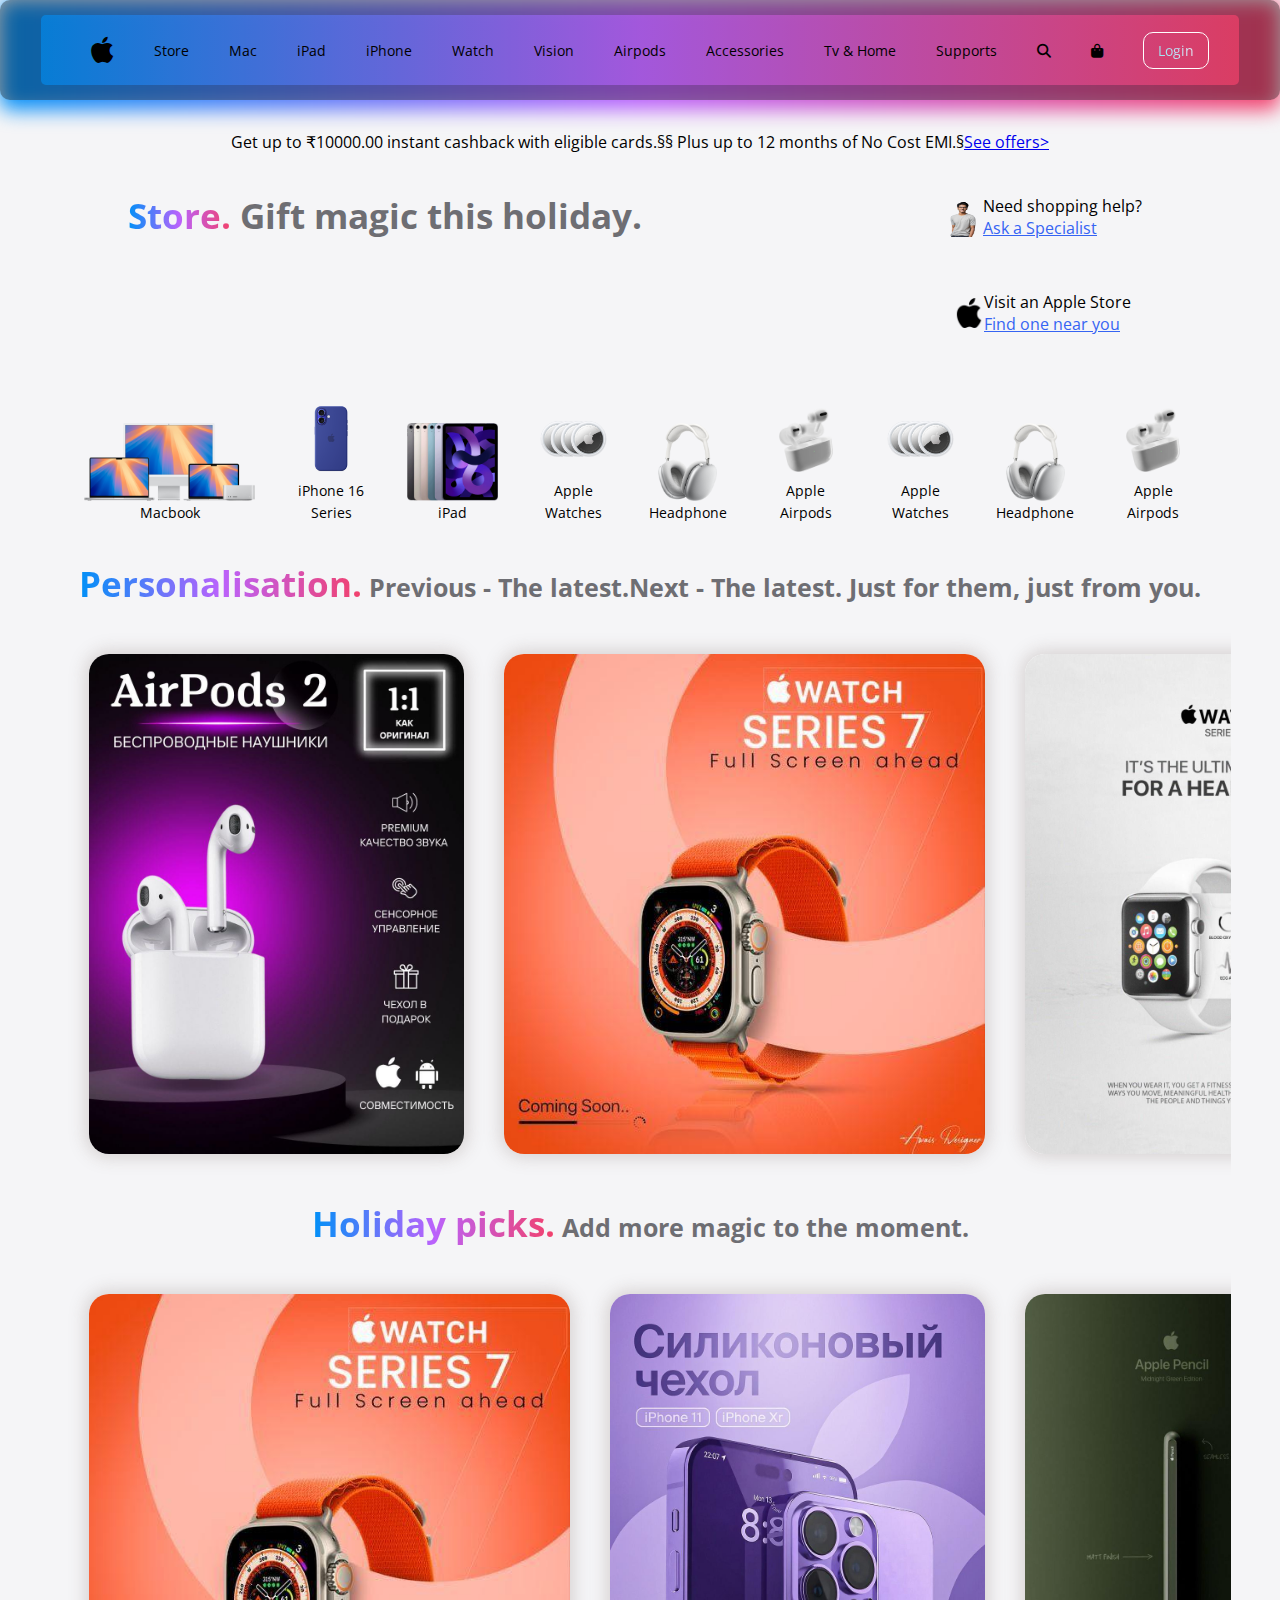
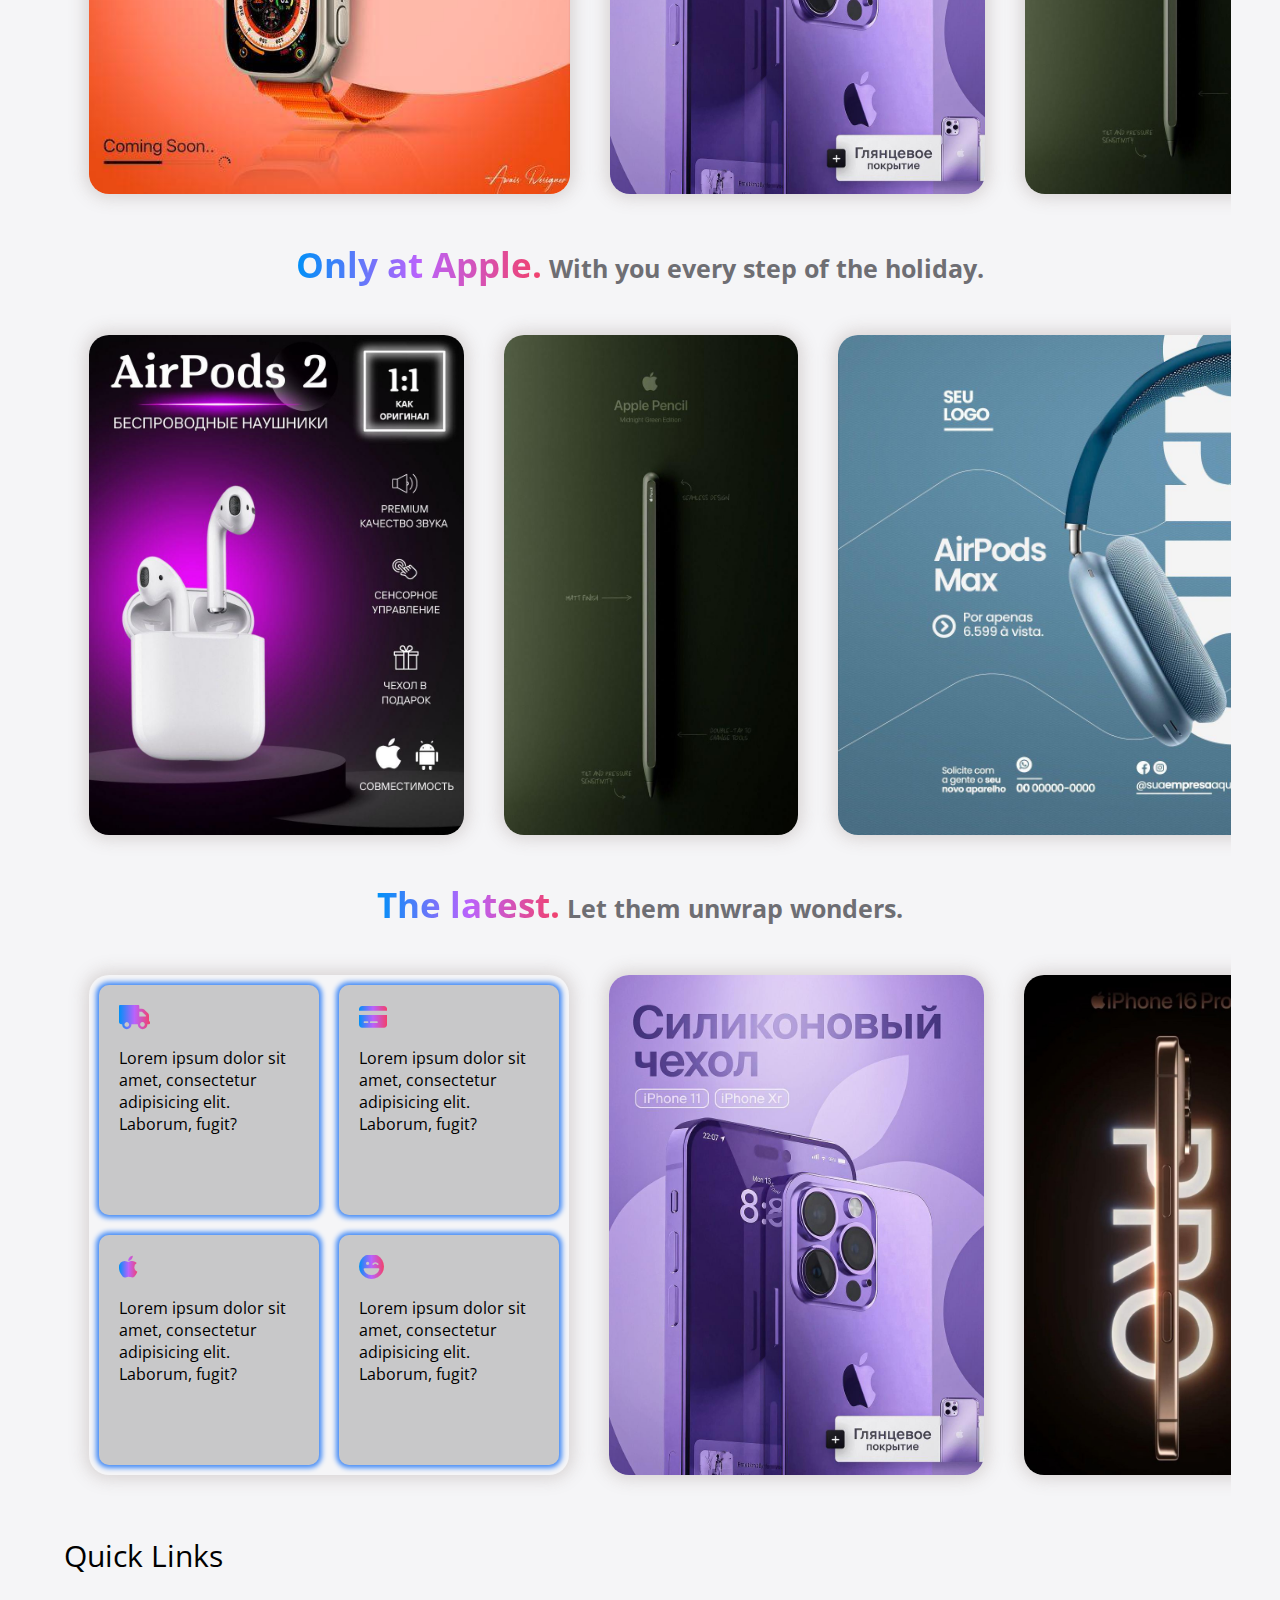
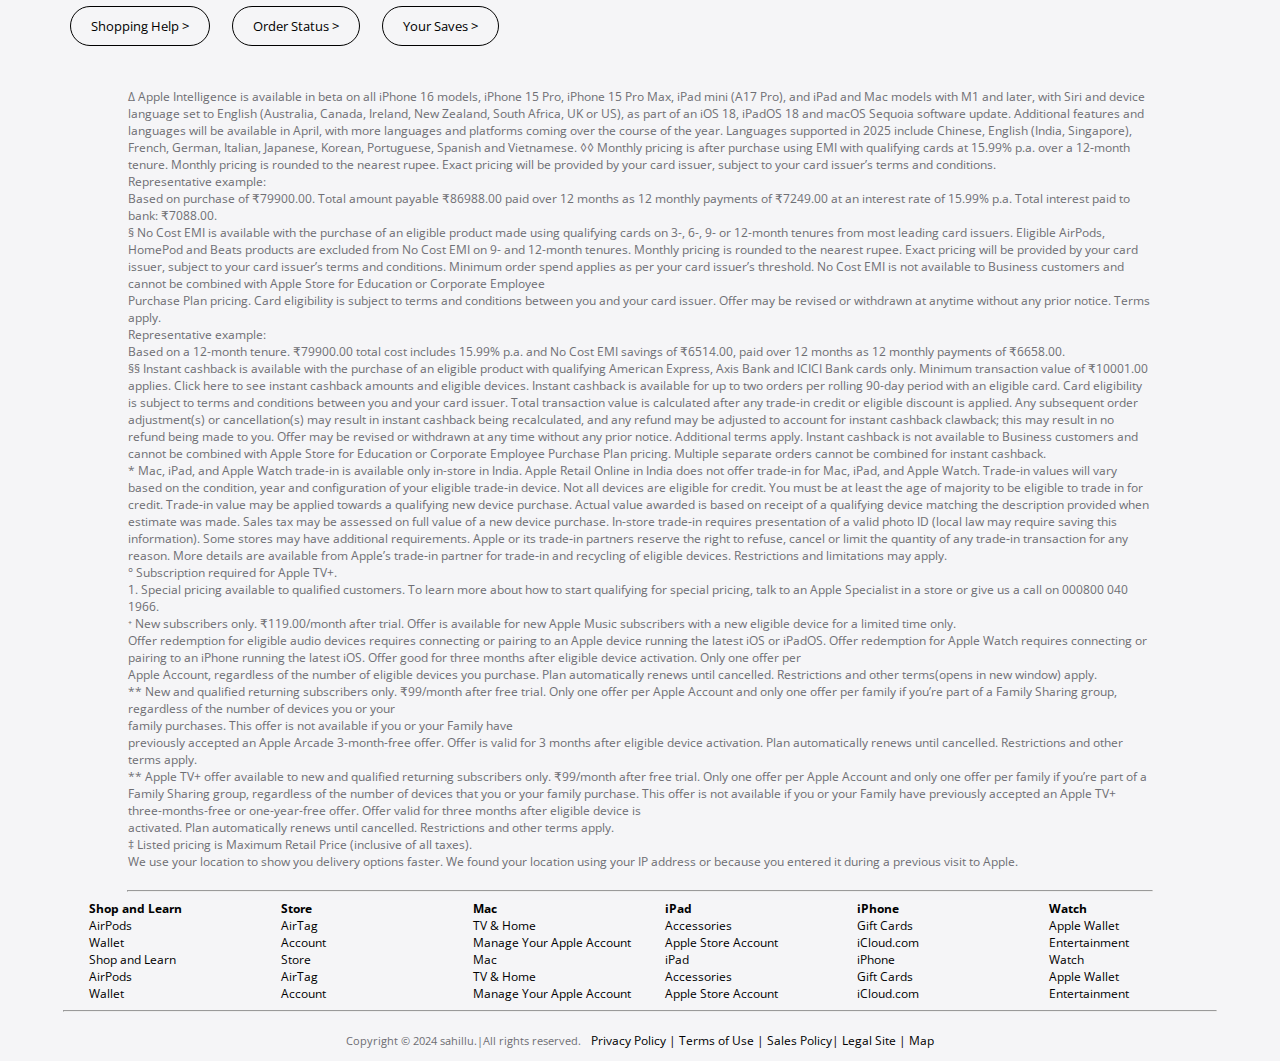
<file: index.html>
<!DOCTYPE html>
<html lang="en">

<head>
  <meta charset="UTF-8">
  <meta name="viewport" content="width=device-width, initial-scale=1.0">


  <!-- css linkup -->
  <link rel="stylesheet" href="styles/style1.css">
  <link rel="stylesheet" href="styles/responsive.css">

  <!-- font awesome cdn link -->
  <link rel="stylesheet" href="https://cdnjs.cloudflare.com/ajax/libs/font-awesome/6.7.2/css/all.min.css"
    integrity="sha512-Evv84Mr4kqVGRNSgIGL/F/aIDqQb7xQ2vcrdIwxfjThSH8CSR7PBEakCr51Ck+w+/U6swU2Im1vVX0SVk9ABhg=="
    crossorigin="anonymous" referrerpolicy="no-referrer" />

  <!-- favicon linkup -->
  <link rel="icon" href="images/apple_lugo.png" type="image/x-icon">

  <title class="title1">Apple Store created by sahil</title>
</head>

<body>
  <!-- header start from here -->
  <header class="hide">

    <nav class="nav ">
      <ul class="nav_ul">
        <li class="nav_item hide_for_response"><a href="home.html"><i class="fa-brands fa-apple"></i></a></li>
        <li class="nav_item  overlap_ul_2_li"><a href="">Store

            <ul class="overlap_ul_2">
              <li class=""><a href="images2/macbook.jpeg">Mac</a></li>
              <li class=""><a href="images/ipad.webp">iPad</a></li>
              <li class=""><a href="images/16promax.png">iPhone</a></li>
              <li class=""><a href="images2/redwatch.jpeg">Watch</a></li>
              <li class=""><a href="images2/">Vision</a></li>
              <li class=""><a href="images2/purple_airpods.jpeg">Airpods</a></li>
              <li class=""><a href="images/macbook.png">Tv & Home</a></li>
            </ul>

          </a></li>
        <li class="nav_item hide_for_response"><a href="">Mac</a></li>
        <li class="nav_item hide_for_response"><a href="">iPad</a></li>
        <li class="nav_item hide_for_response"><a href="">iPhone</a></li>
        <li class="nav_item hide_for_response"><a href="">Watch</a></li>
        <li class="nav_item hide_for_response"><a href="">Vision</a></li>
        <li class="nav_item hide_for_response"><a href="">Airpods</a></li>
        <li class="nav_item  overlap_ul_1_li"><a href="">Accessories


            <ul class="overlap_ul_1">
              <li class=""><a href="images2/macbook.jpeg">Mac</a></li>
              <li class=""><a href="images/ipad.webp">iPad</a></li>
              <li class=""><a href="images/16promax.png">iPhone</a></li>
              <li class=""><a href="images2/redwatch.jpeg">Watch</a></li>
              <li class=""><a href="images2/">Vision</a></li>
              <li class=""><a href="images2/purple_airpods.jpeg">Airpods</a></li>
              <li class=""><a href="images/macbook.png">Tv & Home</a></li>
            </ul>


          </a></li>
        <li class="nav_item hide_for_response hide_for_response"><a href="">Tv & Home</a></li>
        <li class="nav_item hide_for_response hide_for_response"><a href="">Supports</a></li>
        <li class="nav_item "><a href=""><i class="fa-solid fa-magnifying-glass"></i></a></li>
        <li class="nav_item"><a href=""><i class="fa-solid fa-bag-shopping"></i></a></li>
        <li class="nav_item login_li"><a href="login_apple.html" class="login">Login</a></li>

      </ul>
    </nav>

    <div class="get_up">
      <p>Get up to ₹10000.00 instant cashback with eligible cards.§§ Plus up to 12 months of No Cost EMI.§<a
          href="#">See offers> </a></p>
    </div>


    <div class="header_big_title_div  ">
      <h1> <span class="title_colorful_text">Store.</span> Gift magic this holiday.</h1>
      <aside>
        <div class="p_tag">
          <img src="images/supawork-image-20241014T094932963Z.png" alt="" width="40px" height="40px">
          <p>
            Need shopping help?<br>
            <a href="">Ask a Specialist</a>
          </p>
        </div>

        <div class="p_tag"><img src="images/apple_lugo.png" alt="" width="30px" height="30px">
          <p>
            Visit an Apple Store
            <br> <a href=""> Find one near you</a>
          </p>

        </div>
      </aside>
    </div>



    <div class="img_long_box ">
      <div class="img_body_box"><img src="images/macbook.png" alt="" class="small_img"><a
          href="images/macbook.png">Macbook</a>
      </div>
      <div class="img_body_box"><img src="images/ihphon16.png" alt="" class="small_img"><a
          href="images/ihphon16.png">iPhone 16 Series</a>
      </div>
      <div class="img_body_box"><img src="images/ipad.webp" alt="" class="small_img"><a href="images/ipad.webp">iPad</a>
      </div>
      <div class="img_body_box"><img src="images/airtag iphone.png" alt="" class="small_img"><a
          href="images/airtag iphone.png">Apple Watches</a>
      </div>
      <div class="img_body_box"><img src="images/headphone1.png" alt="" class="small_img"><a
          href="images/headphone1.png">Headphone</a>
      </div>
      <div class="img_body_box"><img src="images/white airpods1.png" alt="" class="small_img"><a
          href="images/white airpods1.png">Apple Airpods</a>
      </div>
      <div class="img_body_box"><img src="images/airtag iphone.png" alt="" class="small_img"><a
          href="images/airtag iphone.png">Apple Watches</a>
      </div>
      <div class="img_body_box"><img src="images/headphone1.png" alt="" class="small_img"><a
          href="images/headphone1.png">Headphone</a>
      </div>
      <div class="img_body_box"><img src="images/white airpods1.png" alt="" class="small_img"><a
          href="images/white airpods1.png">Apple Airpods</a>
      </div>
      <div class="img_body_box"><img src="images/ipad.webp" alt="" class="small_img"><a href="images/ipad.webp">iPad</a>
      </div>
      <div class="img_body_box"><img src="images/macbook.png" alt="" class="small_img"><a
          href="images/macbook.png">Macbook</a>
      </div>
      <div class="img_body_box"><img src="images/ihphon16.png" alt="" class="small_img"><a
          href="images/ihphon16.png">iPhone 16 Series</a>
      </div>
      <div class="img_body_box"><img src="images/airtag iphone.png" alt="" class="small_img"><a
          href="images/airtag iphone.png">Apple Watches</a>
      </div>
      <div class="img_body_box"><img src="images/headphone1.png" alt="" class="small_img"><a
          href="images/headphone1.png">Headphone</a>
      </div>
      <div class="img_body_box"><img src="images/white airpods1.png" alt="" class="small_img"><a
          href="images/white airpods1.png">Apple Airpods</a>
      </div>
      <div class="img_body_box"><img src="images/ipad.webp" alt="" class="small_img"><a href="images/ipad.webp">iPad</a>
      </div>
      <div class="img_body_box"><img src="images/macbook.png" alt="" class="small_img"><a
          href="images/macbook.png">Macbook</a>
      </div>
      <div class="img_body_box"><img src="images/ihphon16.png" alt="" class="small_img"><a
          href="images/ihphon16.png">iPhone 16 Series</a>
      </div>

    </div>

  </header>
  <!-- header end from here -->




  <!-- main body start from here -->
  <main class="hide">

    <section class="big_img_sec1">
      <h1> <span class="title_colorful_text">Personalisation.</span>
        Previous - The latest.Next - The latest.
        Just for them, just from you.</h1>
      <div class="big_img_parent_div">
        <div class="big_img_box"><img src="images2/purple_airpods.jpeg" alt=""></div>
        <div class="big_img_box"><img src="images2/redwatch.jpeg" alt=""></div>
        <div class="big_img_box"><img src="images2/watchwhie2.jpeg" alt=""></div>
        <div class="big_img_box"><img src="images2/promax.jpeg" alt=""></div>
        <div class="big_img_box"><img src="images2/macbook.jpeg" alt=""></div>
        <div class="big_img_box"><img src="images2/pencil.jpeg" alt=""></div>
        <div class="big_img_box "><img src="images2/headerphon2.jpeg" alt=""></div>
        <div class="big_img_box"><img src="images2/purple.jpeg" alt=""></div>
        <div class="big_img_box"><img src="images2/14.jpeg" alt=""></div>
        <div class="big_img_box"><img src="images2/pro.jpeg" alt=""></div>
        <div class="big_img_box"><img src="images2/pencil2.jpeg" alt=""></div>
        <div class="big_img_box"><img src="images2/pro.jpeg" alt=""></div>
        <div class="big_img_box"><img src="images2/promax.jpeg" alt=""></div>
        <div class="big_img_box"><img src="images2/purple_airpods.jpeg" alt=""></div>
        <div class="big_img_box"><img src="images2/redwatch.jpeg" alt=""></div>
        <div class="big_img_box"><img src="images2/14.jpeg" alt=""></div>
        <div class="big_img_box"><img src="images2/pencil.jpeg" alt=""></div>
        <div class="big_img_box"><img src="images2/14.jpeg " alt=""></div>
        <div class="big_img_box"><img src="images2/watchwhie2.jpeg" alt=""></div>
        <div class="big_img_box"><img src="images2/14.jpeg " alt=""></div>
        <div class="big_img_box"><img src="images2/purple.jpeg" alt=""></div>
        <div class="big_img_box"><img src="images2/headerphon2.jpeg" alt=""></div>
        <div class="big_img_box"><img src="images2/pro.jpeg" alt=""></div>
        <div class="big_img_box"><img src="images2/macbook.jpeg" alt=""></div>


        <!-- <img class="test" src="images2/pencil2.jpeg" alt="">
<img class="test" src="images2/pencil2.jpeg" alt="">
<img class="test" src="images2/pencil2.jpeg" alt=""> -->

      </div>

    </section>


    <section class="big_img_sec1">
      <h1> <span class="title_colorful_text">Holiday picks.</span> Add more magic to the moment.</h1>
      <div class="big_img_parent_div">
        <div class="big_img_box"><img src="images2/redwatch.jpeg" alt=""></div>
        <div class="big_img_box"><img src="images2/14.jpeg" alt=""></div>
        <div class="big_img_box"><img src="images2/pencil.jpeg" alt=""></div>
        <div class="big_img_box"><img src="images2/14.jpeg " alt=""></div>
        <div class="big_img_box"><img src="images2/watchwhie2.jpeg" alt=""></div>
        <div class="big_img_box"><img src="images2/14.jpeg " alt=""></div>
        <div class="big_img_box"><img src="images2/purple_airpods.jpeg" alt=""></div>
        <div class="big_img_box"><img src="images2/redwatch.jpeg" alt=""></div>
        <div class="big_img_box"><img src="images2/watchwhie2.jpeg" alt=""></div>
        <div class="big_img_box"><img src="images2/promax.jpeg" alt=""></div>
        <div class="big_img_box"><img src="images2/macbook.jpeg" alt=""></div>
        <div class="big_img_box"><img src="images2/pencil.jpeg" alt=""></div>
        <div class="big_img_box "><img src="images2/headerphon2.jpeg" alt=""></div>
        <div class="big_img_box"><img src="images2/purple.jpeg" alt=""></div>
        <div class="big_img_box"><img src="images2/14.jpeg" alt=""></div>
        <div class="big_img_box"><img src="images2/pro.jpeg" alt=""></div>
        <div class="big_img_box"><img src="images2/pencil2.jpeg" alt=""></div>
        <div class="big_img_box"><img src="images2/pro.jpeg" alt=""></div>
        <div class="big_img_box"><img src="images2/promax.jpeg" alt=""></div>
        <div class="big_img_box"><img src="images2/purple_airpods.jpeg" alt=""></div>
        <div class="big_img_box"><img src="images2/purple.jpeg" alt=""></div>
        <div class="big_img_box"><img src="images2/headerphon2.jpeg" alt=""></div>
        <div class="big_img_box"><img src="images2/pro.jpeg" alt=""></div>
        <div class="big_img_box"><img src="images2/macbook.jpeg" alt=""></div>


        <!-- <img class="test" src="images2/pencil2.jpeg" alt="">
<img class="test" src="images2/pencil2.jpeg" alt="">
<img class="test" src="images2/pencil2.jpeg" alt=""> -->

      </div>

    </section>


    <section class="big_img_sec1">
      <h1> <span class="title_colorful_text">Only at Apple.</span> With you every step of the holiday.</h1>
      <div class="big_img_parent_div">
        <div class="big_img_box"><img src="images2/purple_airpods.jpeg" alt=""></div>
        <div class="big_img_box"><img src="images2/pencil.jpeg" alt=""></div>
        <div class="big_img_box "><img src="images2/headerphon2.jpeg" alt=""></div>
        <div class="big_img_box"><img src="images2/purple.jpeg" alt=""></div>
        <div class="big_img_box"><img src="images2/14.jpeg" alt=""></div>
        <div class="big_img_box"><img src="images2/pro.jpeg" alt=""></div>
        <div class="big_img_box"><img src="images2/pencil2.jpeg" alt=""></div>
        <div class="big_img_box"><img src="images2/pro.jpeg" alt=""></div>
        <div class="big_img_box"><img src="images2/redwatch.jpeg" alt=""></div>
        <div class="big_img_box"><img src="images2/watchwhie2.jpeg" alt=""></div>
        <div class="big_img_box"><img src="images2/promax.jpeg" alt=""></div>
        <div class="big_img_box"><img src="images2/macbook.jpeg" alt=""></div>
        <div class="big_img_box"><img src="images2/promax.jpeg" alt=""></div>
        <div class="big_img_box"><img src="images2/purple_airpods.jpeg" alt=""></div>
        <div class="big_img_box"><img src="images2/redwatch.jpeg" alt=""></div>
        <div class="big_img_box"><img src="images2/14.jpeg" alt=""></div>
        <div class="big_img_box"><img src="images2/pencil.jpeg" alt=""></div>
        <div class="big_img_box"><img src="images2/14.jpeg " alt=""></div>
        <div class="big_img_box"><img src="images2/watchwhie2.jpeg" alt=""></div>
        <div class="big_img_box"><img src="images2/14.jpeg " alt=""></div>
        <div class="big_img_box"><img src="images2/purple.jpeg" alt=""></div>
        <div class="big_img_box"><img src="images2/headerphon2.jpeg" alt=""></div>
        <div class="big_img_box"><img src="images2/pro.jpeg" alt=""></div>
        <div class="big_img_box"><img src="images2/macbook.jpeg" alt=""></div>


        <!-- <img class="test" src="images2/pencil2.jpeg" alt="">
<img class="test" src="images2/pencil2.jpeg" alt="">
<img class="test" src="images2/pencil2.jpeg" alt=""> -->

      </div>

    </section>
    <section class="big_img_sec1">
      <h1> <span class="title_colorful_text">The latest.</span> Let them unwrap wonders.</h1>
      <div class="big_img_parent_div">

        <div class="big_img_box grid_content">
 
          <div class="grid_text_box"> <i class="fa-solid fa-truck title_colorful_text"></i>
            <p>Lorem ipsum dolor sit amet, consectetur adipisicing elit. Laborum, fugit?</p>
          </div>
          <div class="grid_text_box"><i class="fa-solid fa-credit-card title_colorful_text"></i>
            <p>Lorem ipsum dolor sit amet, consectetur adipisicing elit. Laborum, fugit?</p>
          </div>
          <div class="grid_text_box"> <i class="fa-brands fa-apple title_colorful_text"></i>
            <p>Lorem ipsum dolor sit amet, consectetur adipisicing elit. Laborum, fugit?</p>
          </div>
          <div class="grid_text_box"><i class="fa-solid fa-face-laugh-wink title_colorful_text"></i>
            <p>Lorem ipsum dolor sit amet, consectetur adipisicing elit. Laborum, fugit?</p>
          </div>


       </div>
        <div class="big_img_box"><img src="images2/14.jpeg" alt=""></div>
        <div class="big_img_box"><img src="images2/pro.jpeg" alt=""></div>
        <div class="big_img_box"><img src="images2/pencil2.jpeg" alt=""></div>
        <div class="big_img_box"><img src="images2/pro.jpeg" alt=""></div>
        <div class="big_img_box"><img src="images2/redwatch.jpeg" alt=""></div>
        <div class="big_img_box"><img src="images2/watchwhie2.jpeg" alt=""></div>
        <div class="big_img_box"><img src="images2/promax.jpeg" alt=""></div>
        <div class="big_img_box"><img src="images2/macbook.jpeg" alt=""></div>
        <div class="big_img_box"><img src="images2/promax.jpeg" alt=""></div>
        <div class="big_img_box"><img src="images2/purple_airpods.jpeg" alt=""></div>
        <div class="big_img_box"><img src="images2/redwatch.jpeg" alt=""></div>
        <div class="big_img_box"><img src="images2/14.jpeg" alt=""></div>
        <div class="big_img_box"><img src="images2/pencil.jpeg" alt=""></div>
        <div class="big_img_box"><img src="images2/14.jpeg " alt=""></div>
        <div class="big_img_box"><img src="images2/watchwhie2.jpeg" alt=""></div>
        <div class="big_img_box"><img src="images2/14.jpeg " alt=""></div>
        <div class="big_img_box"><img src="images2/purple.jpeg" alt=""></div>
        <div class="big_img_box"><img src="images2/headerphon2.jpeg" alt=""></div>
        <div class="big_img_box"><img src="images2/pro.jpeg" alt=""></div>
        <div class="big_img_box"><img src="images2/macbook.jpeg" alt=""></div>


        <!-- <img class="test" src="images2/pencil2.jpeg" alt="">
<img class="test" src="images2/pencil2.jpeg" alt="">
<img class="test" src="images2/pencil2.jpeg" alt=""> -->

      </div>

    </section>

  </main>
  <!-- main body end from here -->





  <!-- footer start from here -->
  <footer class="">

    <div class="title_btn_div">
      <h3>Quick Links</h3>
      <div class="footer_button3_div">
        <button class="footer_btn"><a href="">Shopping Help ></a></button>
        <button class="footer_btn"><a href="">Order Status ></a></button>
        <button class="footer_btn"><a href="">Your Saves ></a></button>
      </div>
    </div>

    <div class="lot_p_div">

      <p>∆ Apple Intelligence is available in beta on all iPhone 16 models, iPhone 15 Pro, iPhone 15 Pro Max, iPad mini
        (A17 Pro), and iPad and Mac models with M1 and later, with Siri and device language set to English (Australia,
        Canada, Ireland, New Zealand, South Africa, UK or US), as part of an iOS 18, iPadOS 18 and macOS Sequoia
        software update. Additional features and languages will be available in April, with more languages and platforms
        coming over the course of the year. Languages supported in 2025 include Chinese, English (India, Singapore),
        French, German, Italian, Japanese, Korean, Portuguese, Spanish and Vietnamese.

        ◊◊ Monthly pricing is after purchase using EMI with qualifying cards at 15.99% p.a. over a 12‑month tenure.
        Monthly pricing is rounded to the nearest rupee. Exact pricing will be provided by your card issuer, subject to
        your card issuer’s terms and conditions. <br>

        Representative example: <br>
        Based on purchase of ₹79900.00. Total amount payable ₹86988.00 paid over 12 months as 12 monthly payments of
        ₹7249.00 at an interest rate of 15.99% p.a. Total interest paid to bank: ₹7088.00. <br>

        § No Cost EMI is available with the purchase of an eligible product made using qualifying cards on 3-, 6-, 9- or
        12-month tenures from most leading card issuers. Eligible AirPods, HomePod and Beats products are excluded from
        No Cost EMI on 9- and 12-month tenures. Monthly pricing is rounded to the nearest rupee. Exact pricing will be
        provided by your card issuer, subject to your card issuer’s terms and conditions. Minimum order spend applies as
        per your card issuer’s threshold. No Cost EMI is not available to Business customers and cannot be combined with
        Apple Store for Education or Corporate Employee <br>Purchase Plan pricing. Card eligibility is subject to terms
        and conditions between you and your card issuer. Offer may be revised or withdrawn at anytime without any prior
        notice. Terms apply. <br>

        Representative example: <br>
        Based on a 12-month tenure. ₹79900.00 total cost includes 15.99% p.a. and No Cost EMI savings of ₹6514.00, paid
        over 12 months as 12 monthly payments of ₹6658.00. <br>

        §§ Instant cashback is available with the purchase of an eligible product with qualifying American Express, Axis
        Bank and ICICI Bank cards only. Minimum transaction value of ₹10001.00 applies. Click here to see instant
        cashback amounts and eligible devices. Instant cashback is available for up to two orders per rolling 90-day
        period with an eligible card. Card eligibility is subject to terms and conditions between you and your card
        issuer. Total transaction value is calculated after any trade-in credit or eligible discount is applied. Any
        subsequent order adjustment(s) or cancellation(s) may result in instant cashback being recalculated, and any
        refund may be adjusted to account for instant cashback clawback; this may result in no refund being made to you.
        Offer may be revised or withdrawn at any time without any prior notice. Additional terms apply. Instant cashback
        is not available to Business customers and cannot be combined with Apple Store for Education or Corporate
        Employee Purchase Plan pricing. Multiple separate orders cannot be combined for instant cashback. <br>

        * Mac, iPad, and Apple Watch trade-in is available only in-store in India. Apple Retail Online in India does not
        offer trade-in for Mac, iPad, and Apple Watch. Trade‑in values will vary based on the condition, year and
        configuration of your eligible trade‑in device. Not all devices are eligible for credit. You must be at least
        the age of majority to be eligible to trade in for credit. Trade‑in value may be applied towards a qualifying
        new device purchase. Actual value awarded is based on receipt of a qualifying device matching the description
        provided when estimate was made. Sales tax may be assessed on full value of a new device purchase. In-store
        trade‑in requires presentation of a valid photo ID (local law may require saving this information). Some stores
        may have additional requirements. Apple or its trade‑in partners reserve the right to refuse, cancel or limit
        the quantity of any trade‑in transaction for any reason. More details are available from Apple’s trade‑in
        partner for trade‑in and recycling of eligible devices. Restrictions and limitations may apply.
        <br>

        ° Subscription required for Apple TV+. <br>

        1. Special pricing available to qualified customers. To learn more about how to start qualifying for special
        pricing, talk to an Apple Specialist in a store or give us a call on 000800 040 1966. <br>


        ⁺ New subscribers only. ₹119.00/month after trial. Offer is available for new Apple Music subscribers with a new
        eligible device for a limited time only. <br> Offer redemption for eligible audio devices requires connecting or
        pairing to an Apple device running the latest iOS or iPadOS. Offer redemption for Apple Watch requires
        connecting or pairing to an iPhone running the latest iOS. Offer good for three months after eligible device
        activation. Only one offer per <br>Apple Account, regardless of the number of eligible devices you purchase.
        Plan automatically renews until cancelled. Restrictions and other terms(opens in new window) apply. <br>

        ** New and qualified returning subscribers only. ₹99/month after free trial. Only one offer per Apple Account
        and only one offer per family if you’re part of a Family Sharing group, regardless of the number of devices you
        or your <br> family purchases. This offer is not available if you or your Family have <br>previously accepted an
        Apple Arcade 3-month-free offer. Offer is valid for 3 months after eligible device activation. Plan
        automatically renews until cancelled. Restrictions and other terms apply. <br>

        ** Apple TV+ offer available to new and qualified returning subscribers only. ₹99/month after free trial. Only
        one offer per Apple Account and only one offer per family if you’re part of a Family Sharing group, regardless
        of the number of devices that you or your family purchase. This offer is not available if you or your Family
        have previously accepted an Apple TV+ three-months-free or one-year-free offer. Offer valid for three months
        after eligible device is <br>activated. Plan automatically renews until cancelled. Restrictions and other terms
        apply. <br>

        ‡ Listed pricing is Maximum Retail Price (inclusive of all taxes). <br>

        We use your location to show you delivery options faster. We found your location using your IP address or
        because you entered it during a previous visit to Apple.
      </p>
    </div>
    <hr width="80%" style="color:rgb(113, 112, 112)">




    <div class="footer_grid_item_long_div">

      <a href="" class="footer_item_catagories">Shop and Learn</a><a href="" class="footer_item_catagories"> Store</a>
      <a href="" class="footer_item_catagories">Mac</a><a href="" class="footer_item_catagories">iPad</a>
      <a href="" class="footer_item_catagories">iPhone</a><a href="" class="footer_item_catagories">Watch</a>
      <a href="">AirPods</a><a href="">AirTag</a>
      <a href="">TV & Home</a><a href="">Accessories</a>
      <a href="">Gift Cards</a><a href="">Apple Wallet</a>
      <a href="">Wallet</a><a href="">Account</a>
      <a href="">Manage Your Apple Account
      </a><a href="">Apple Store Account
      </a>
      <a href="">iCloud.com
      </a><a href="">Entertainment</a>

      <a href="">Shop and Learn</a><a href="">Store</a>
      <a href="">Mac</a><a href="">iPad</a>
      <a href="">iPhone</a><a href="">Watch</a>
      <a href="">AirPods</a><a href="">AirTag</a>
      <a href="">TV & Home</a><a href="">Accessories</a>
      <a href="">Gift Cards</a><a href="">Apple Wallet</a>
      <a href="">Wallet</a><a href="">Account</a>
      <a href="">Manage Your Apple Account
      </a><a href="">Apple Store Account
      </a>
      <a href="">iCloud.com
      </a><a href="">Entertainment</a>
    </div>

    <hr width="90%" style="color:rgb(73, 73, 73)">

    <div class="copyright_bar">
      <div class="copy_left">Copyright &copy; 2024 sahillu.|All rights reserved. </div>
      <div class="copy_right">
        <p>Privacy Policy | Terms of Use | Sales Policy| Legal Site | Map</p>
      </div>

    </div>
  </footer>
  <!-- footer end from here -->


</body>

</html>
</file>
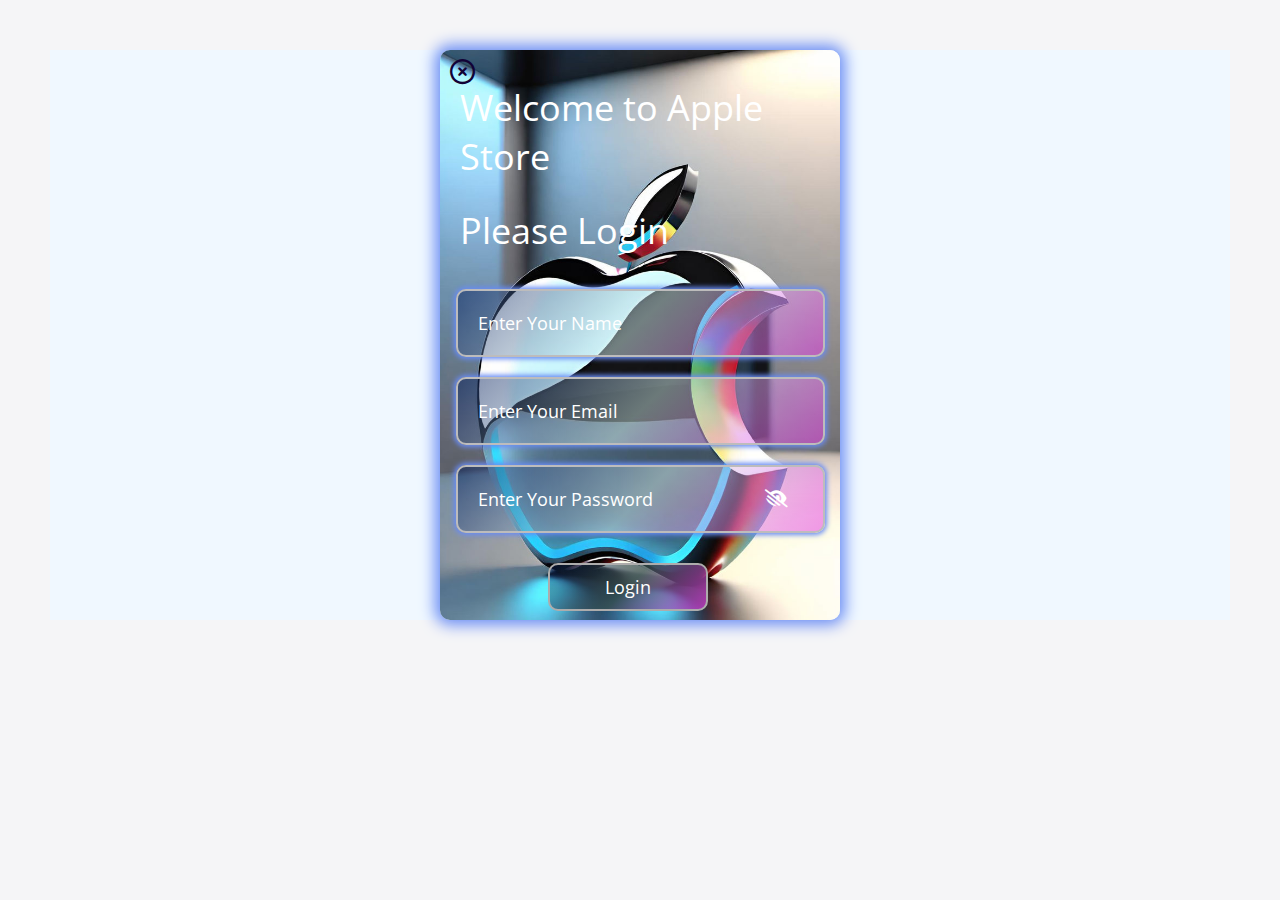
<file: login_apple.html>
<!DOCTYPE html>
<html lang="en">
<head>
    <link rel="stylesheet" href="styles/style1.css">
    <meta charset="UTF-8">
    <meta name="viewport" content="width=device-width, initial-scale=1.0">
    <title>Apple store website's login form</title>
<!-- font awesome cdn linkup -->
<link rel="stylesheet" href="https://cdnjs.cloudflare.com/ajax/libs/font-awesome/6.7.2/css/all.min.css" integrity="sha512-Evv84Mr4kqVGRNSgIGL/F/aIDqQb7xQ2vcrdIwxfjThSH8CSR7PBEakCr51Ck+w+/U6swU2Im1vVX0SVk9ABhg==" crossorigin="anonymous" referrerpolicy="no-referrer" />
    <style>
    
    /* body{
  
        display: flex;
        justify-content: center;
        align-content: center;
        align-items: center;
    } */

.form_body{
  margin: 50px;
  padding: 0;
    /* width: 100%;
    height: 100%; */
    background: aliceblue;
    display: flex;
   justify-content: center;
   align-items: center;
}

form{
    width: 400px;
    height: 570px;
 border-radius: 10px;
    display: flex;
   justify-content: center;
   flex-direction: column;
   align-items: center;
   background-image: url(images/apple_lugo_4k.jpeg);
   background-repeat: no-repeat;
background-size: cover;
   /* background-color:rgb(208, 234, 243); */
   box-shadow:0px 0px 15px 5px rgb(105, 140, 244);
position: relative;
}

.input_div{
    width: 80%;
    border:2px solid rgb(189, 188, 188);
   margin:10px;
   text-align: center;
   
   border-radius: 10px;
  padding:10px 35px 10px 10px;
  box-shadow:0px 0px 5px 2px rgb(105, 140, 244);

  background:linear-gradient(-45deg, rgba(228, 62, 228, 0.532),rgba(219, 248, 248, 0.475),rgba(2, 27, 91, 0.502));

  display: flex;
  align-items: center;
}

[type="text"],[type="email"],[type="password"]{
    width: 100%;
    height: auto; 
    background:transparent;
border:0;
color:white;
    border-radius: 10px;
    padding: 10px;
    font-size: 18px;


}
 input::placeholder{
 color:white;

}

.div_submit{
    background: transparent;
box-shadow: none;
border:0;
display: flex;
justify-content: center;
align-items: center;
}

[type="submit"]{
 width: 50%;
 padding:10px 20px;
 background:linear-gradient(-45deg, rgba(228, 62, 228, 0.69),rgba(55, 80, 80, 0.771),rgba(3, 30, 100, 0.344));
 border:2px solid rgb(173, 172, 172);
 border-radius: 10px;
 color:white;
 font-size: 18px;

}
[type="submit"]:hover{
    box-shadow:0px 0px 5px 2px rgb(105, 140, 244);
  background:linear-gradient(100deg, rgba(228, 62, 228, 0.532),rgba(219, 248, 248, 0.475),rgba(2, 27, 91, 0.502));
    /* background-clip:text;
    color:transparent; */
}

.texts{
    /* background:linear-gradient(90deg,black, white,black);
    background-clip:text;
    color:transparent; */
    color:white;
    font-size: 18px;
    text-align: left;
    font-weight:800;
    padding-left: 20px;
    padding-top: 20px;
}


.fa-circle-xmark{
    position:absolute;
    color:rgb(18, 2, 54);
    top:10px;
    left:10px;
font-size: 25px;

}
    </style>
</head>
<body>

    <div class="form_body">
        <form action="">
            <a href="index.html"><i class="fa-regular fa-circle-xmark"></i></a>
            <div class="texts"><h1>Welcome to Apple Store</h1>
                <h1>Please Login</h1></div>
            <div class="input_div">
<input type="text" placeholder="Enter Your Name" required > 
            
            </div>
            <div class="input_div"><input type="email" placeholder="Enter Your Email" ></div>
            <div class="input_div"><input type="password" placeholder="Enter Your Password" >
  <i class="fa-solid fa-eye-low-vision" style="color:white; font-size:18px"></i> </div>
            <div class="input_div div_submit"><input type="submit" value="Login"></div>
        </form>
    </div>


</body>
</html>
</file>
<file: styles/style1.css>
/* font family linkup */

@import url('https://fonts.googleapis.com/css2?family=DM+Sans:ital,opsz,wght@0,9..40,100..1000;1,9..40,100..1000&family=Open+Sans:ital@0;1&family=Poppins:ital,wght@0,100;0,200;0,300;0,400;0,500;0,600;0,700;0,800;0,900;1,100;1,200;1,300;1,400;1,500;1,600;1,700;1,800;1,900&family=Work+Sans:ital,wght@0,100..900;1,100..900&display=swap');

*{
    font-family: "Open Sans", serif;
    font-optical-sizing: auto;
    font-weight: 400;
    font-style: normal;
}

body{
    background-color:#f5f5f7;
    /* background: linear-gradient(90deg,rgb(239, 185, 239), #bcdbf2,rgb(127, 247, 247)); */
    max-width: 1300px;
    box-sizing: border-box;
    margin: 0;
    padding:0;
    width: 100%; /* or 100vmax */
    height: 100%; /* or 100vmin */
 /* background-repeat: no-repeat; */
}

/* header er style start */
header{
    width: 100%;
    height: 100%;
    margin: 0;
    padding: 0;
    display: flex;
    flex-direction: column;
    align-items: center;
    justify-content: center;
}

/* nav bar style start from here */
.nav{
background-color:#1818185e;
position:relative; /* (.nav::before) property er jonno dewa hoyece. */
width: 100%;
max-width: 1300px;
margin:0;
height: 100px;

border-radius: 10px;
display: flex;
justify-content: center;
align-items: center;

}

/* nav er pichone blur korar jonno evabe (before)property use kore banate hobe. */
.nav::before{
    content:" ";
    position: absolute;
    top:0px;
    right:0px;
    left: 0px;
    bottom:-10px;
    filter: blur(10px);

    background: linear-gradient(to right, #0090f7, #ba62fc, #f2416b);
z-index:-2;

border-radius: 10px;
}

/* .nav:hover::after{
    content:" ";
    position: absolute;
    top:0px;
    right:0px;
    left: 0px;
    bottom:-10px;
    filter: blur(10px);

    background: linear-gradient(to right, #0090f7, #ba62fc, #f2416b);
z-index:-2;

border-radius: 10px;
transition: 10s infinite ease-in-out;
} */

.nav >ul{
    display: flex;
    justify-content: center;
    align-items: center;
    margin: 10px;
    font-size: 14px;
background:linear-gradient(to right, #0090f794, #b962fc9d, #f2416ab5 );
border-radius: 5px;
padding:10px 20px;
position: relative;
/* for a tag hover korle jate ul er background e rgb shadow deka jai */
}

.fa-apple{
font-size: 30px;
}

.nav ul li{
    list-style: none;
    margin-left: 20px;
    padding: 10px;
}

.nav ul li a{
    text-decoration: none;
    color:black;
}

.nav  ul li a:hover{
    background:linear-gradient(to right,rgb(127, 247, 247), #bcdbf2,rgb(255, 254, 254)  );
    background-clip: text;
   color:transparent;
}

.login_li .login{
    background:linear-gradient(to right,rgb(127, 247, 247), #bcdbf2,rgb(255, 254, 254)  );
    background-clip: text;
   color:transparent;
border:1px solid white;
padding: 8px 14px;
border-radius: 10px;
}

.login_li .login:hover{
    /* background: white; */
    background:linear-gradient(to right,rgb(127, 247, 247), #bcdbf2,rgb(255, 254, 254)  );
    color:black;
}

/* nav bar style end from here */

.overlap_ul_1_li:hover >ul{
display: block;

}

.overlap_ul_1{
    display: none;
    position: absolute;
    top:50px;
    right: 300px;
    width:150px;
    height: auto;
  padding-left: 0;
    border-radius: 20px;

    /* background-color: rgba(25, 24, 24, 0.333); */
    filter: blur(0.2px);
    background: linear-gradient(45deg, #48667c6a, #55118986, #8a1d3687);
}

.overlap_ul_2_li:hover>.overlap_ul_2{
    display: block;
}

.overlap_ul_2{
    display: none;
    position: absolute;
    top:50px;
    left: 50px;
    width:150px;
    height: auto;
  padding-left: 0;
    border-radius: 20px;
    /* background-color: rgba(25, 24, 24, 0.333); */
    filter: blur(0.2px);
    background: linear-gradient(45deg, #48667c6a, #55118986, #8a1d3687);
}

 .get_up{
    padding-top: 15px;
 }


.header_big_title_div{
    width:80%;
    height: 80%;
   
    margin: 0px;
    display: flex;
    justify-content: space-between;
}

.title_colorful_text{
    background:linear-gradient(to right, #0090f7, #ba62fc, #f2416b);
    background-clip:text;
    color:transparent;
}
.header_big_title_div h1,.title_colorful_text{
font-size: 35px;
font-weight: 700;
color:#6e6e73;
}

.p_tag{
    display: flex;
   justify-self: center;
   align-items: center;
}

.p_tag a{
color:rgb(53, 100, 243);
text-align: none;
}
.p_tag{
    padding:10px;
}

 .img_long_box{
width: 90%;
align-items: end;
display: inline-flex;
overflow-x: scroll;
margin-top: 20px;
 }

 .img_body_box{
  width: 200px;
height: 100%;
padding: 10px;
margin: 10px;
 }

 .img_body_box img{
    width: 100%;
    height: 100%;
    display: block;
    margin: 0 auto;
    max-height: 78px;
    width: auto;
 }
 .img_body_box{
    text-align: center;
 }

 .img_body_box a{
    text-decoration: none;
    color:black;
    font-size: 14px;
 }

 .img_body_box:hover, .img_body_box a:hover{
    background:linear-gradient(to right,rgb(201, 243, 243), #550751,rgb(239, 201, 201));
    background-clip:text;
    color:transparent;
    transform:scale(1.2);
    transition: 1s;
    text-decoration: underline;

 }
/* header er style end here */









/* main tag style start from here */

main{
    display: block;

    max-width: 1300px;
}

.big_img_sec1{
    width: 100%;
    height: 100%;
    margin:0;
    padding: 0;
    display: flex;
    flex-direction: column;
justify-content: center;
align-items: center;
}

.big_img_sec1 h1{

font-size: 25px;
font-weight: 700;
color:#6e6e73;
text-align: left;
}

.title_colorful_text{
    background:linear-gradient(to right, #0090f7, #ba62fc, #f2416b);
    background-clip:text;
    color:transparent;
   align-content:start;
}

.big_img_parent_div{
    padding:10px;
    padding-left: 20px;
    margin: 0;

   height:100%;
   width: 90%;
   display:flex;
justify-content:flex-start;
    overflow-x:scroll;
}

.big_img_box{
    margin:20px;
padding:0;
  max-width: 500px;

  height: 100%;
background-color: rgba(255, 255, 255, 0.751);
border-radius: 20px;
box-shadow: 0px 0px 15px 5px rgba(213, 209, 209, 0.842);
}

.big_img_box img{
    /* width: 100%;
    height: 100%;
    display: block; */

    width: 100%;
    height: 100%;
    display: block;
    margin: 0 auto;
    max-height: 500px; /* etaw onk matter kore. */
    width: auto; /* width aut kore dewatai main karon kon image e width koto nei sure to jana nai, tai seta auto kore dile jar jototuk drkr hobe tototuk nibe, */

    border-radius: 20px;

}
.big_img_box img:hover,.grid_content div:hover{
    transform: scale(1.1) ;
   transition: 1s;
   transition-delay: 0.1;
 
   box-shadow: 0px 0px 15px 5px rgb(79, 149, 254);
}
 
.grid_content{
    display: grid;
    grid-template-columns:1fr 1fr;
 width: 100%;
height: 500px;
background-color:transparent;
/* background-color:rgb(219, 216, 219); */
opacity: calc(1.3);
}

.grid_text_box{
    width: 180px;
    margin:10px;
border-radius: 10px;
/* display: flex;
justify-content: center; */
box-shadow: 0px 0px 5px 3px rgb(69, 139, 245);

align-items: center;
padding: 20px;
border-radius: 10px;
background-color: rgba(11, 11, 11, 0.194);
    }



.grid_text_box i{
    font-size: 25px;
}

/* main tag style end from here */

/* footer  style start from here */

footer{
    width: 100%;
    height: 100%;
    max-width: 1300px;
    height: auto;
     display: flex;
   flex-direction: column;
   justify-content: center;
   align-items: center; 
}

.title_btn_div{
    width: 90%;

}

.title_btn_div h3{
margin-bottom: 0;
font-size: 30px;
}
.footer_button3_div{
    display: flex;
    width:90%;
    margin: 0;
}


.footer_btn{

  border:0;
  background-color: transparent;
    height: 100px;
}

.footer_btn a{
    padding: 10px 20px;
    margin-right: 10px;
   color:black;
   border: 1px solid black;
   border-radius: 20px;
   text-decoration: none;

}

.footer_btn a:hover{
   color:white;
   background-color: black;
   text-decoration: underline;
}

footer .lot_p_div{
    width: 80%;
  color:#6e6e73;
  font-size: 12px;
}


.footer_grid_item_long_div{
    font-size: 12px;
    width: 90%;
   display: grid;
   grid-template-columns: repeat(6, 1fr);
padding-left: 50px;
}

.footer_grid_item_long_div a{
  text-decoration: none;
color:black;
}

.footer_item_catagories{
    color:rgb(76, 75, 75);
  font-weight: 700;
}

.copyright_bar{
    display: flex;
    justify-content: flex-start;
    align-items: center;
}

.copy_left{
    color:#6e6e73;
    font-size: 11px;
    padding-right: 10px;
}

.copy_right{
    font-size: 12px;
}
/* footer  style end from here */


/* .hide{
    display: none;
} */
</file>
<file: styles/responsive.css>
@media screen and (max-width:576px) {

    body{

        margin-left:40px;
  
    }
    
    
    
    .nav {
        flex-direction: column;
        align-items: center;
        justify-content: center;

    }

    .hide_for_response {
        display: none;
    }

    .nav>ul {
        margin: 0px;
        padding: 10px 10px;
        width: 90%;
    }

    .nav ul li {
        margin-left: 10px;
        padding: 10px;
    }

    .get_up {
        font-size: 0.7rem;
        text-align: center;
        padding: 10px;
    }

    /* share responsive styles */
    .header_big_title_div,
    .copyright_bar,
    .footer_button3_div {
        flex-direction: column;
    }


    /* share style end here */

    .header_big_title_div h1,
    .title_colorful_text {
        font-size: 2rem;
        text-align: center;

    }

    .big_img_sec1 {
        width: 90%;
        margin: 20px;
    }

    .big_img_sec1 h1 {
        font-size: 1.5rem;
    }

    .big_img_box {
        margin: 10px;
        max-width: 450px;
        height: 80%;
        border: 2px solid red;
    }

    /* 
    .grid_content {
        grid-template-columns: 130px 130px;
        gap: 2px;
        padding: 0;
        height: 500px;

    }

    .grid_text_box {
        width: 60%;
        height: calc(100%-10px (40%));
        overflow-y: scroll;
        padding: 5px;

    } */


    .grid_content {
        display: flex;
        flex-direction: column;
        height: 500px;
        width: 100%;

        /* overflow-y: scroll; */
    }

    /* .grid_content{
   
     width: 100%;
    height: 500px;
    background-color:transparent;
    /* background-color:rgb(219, 216, 219); */

   
    

    /* .grid_text_box {
        width: 100%;
        height: calc(100%-10px (40%));
        overflow-y: scroll;
        padding: 5px;

    } */



    .grid_text_box i {
        font-size: 15px;
    }

    footer {
        flex-direction: column;
    }


    .footer_button3_div {
        width: 100%;

    }

    .title_btn_div h3 {
        font-size: 1.9rem;
    }

    .footer_button3_div {
        flex-direction: column;
        height: 140px;

    }


    footer .lot_p_div {
        width: 95%;
    }


    .footer_grid_item_long_div {
        width: 95%;
        grid-template-columns: repeat(3, 1fr);
        padding: 50px;
    }


    .copyright_bar {
        flex-direction: column;
    }

}
</file>
